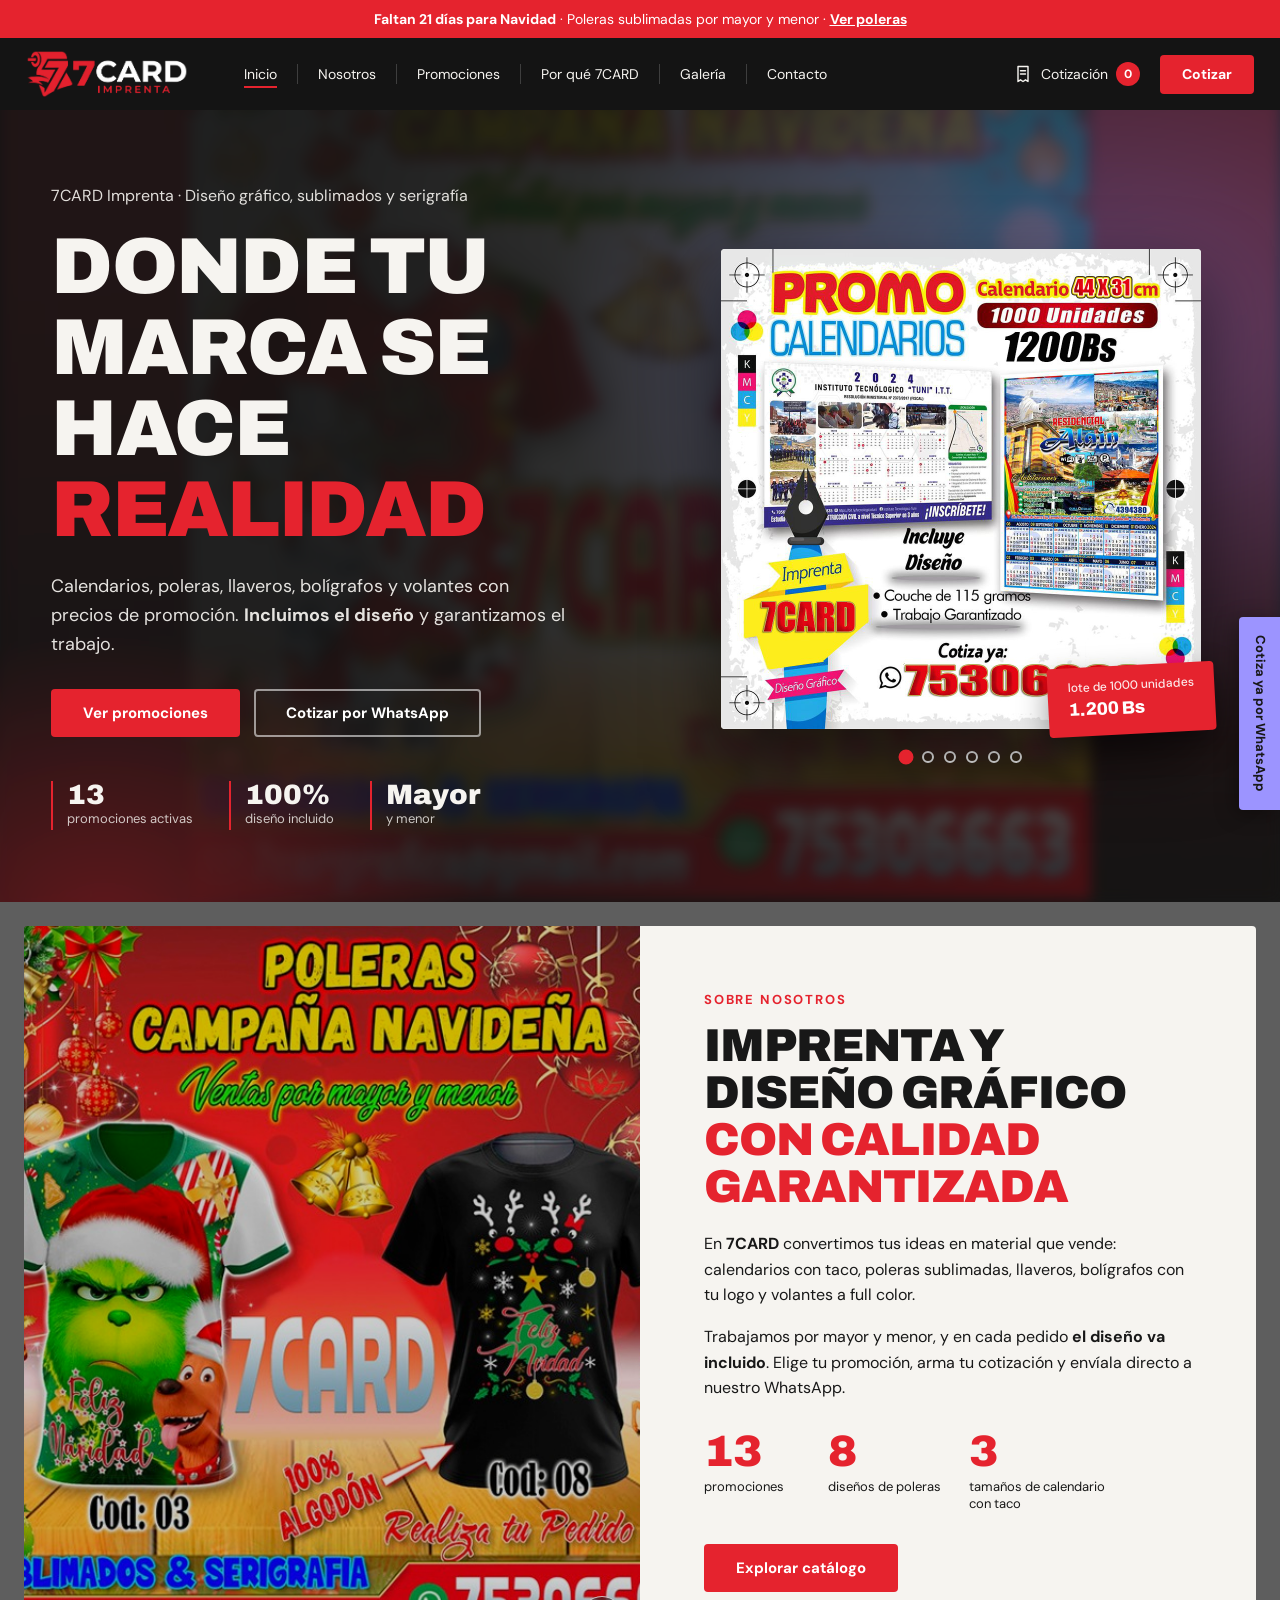
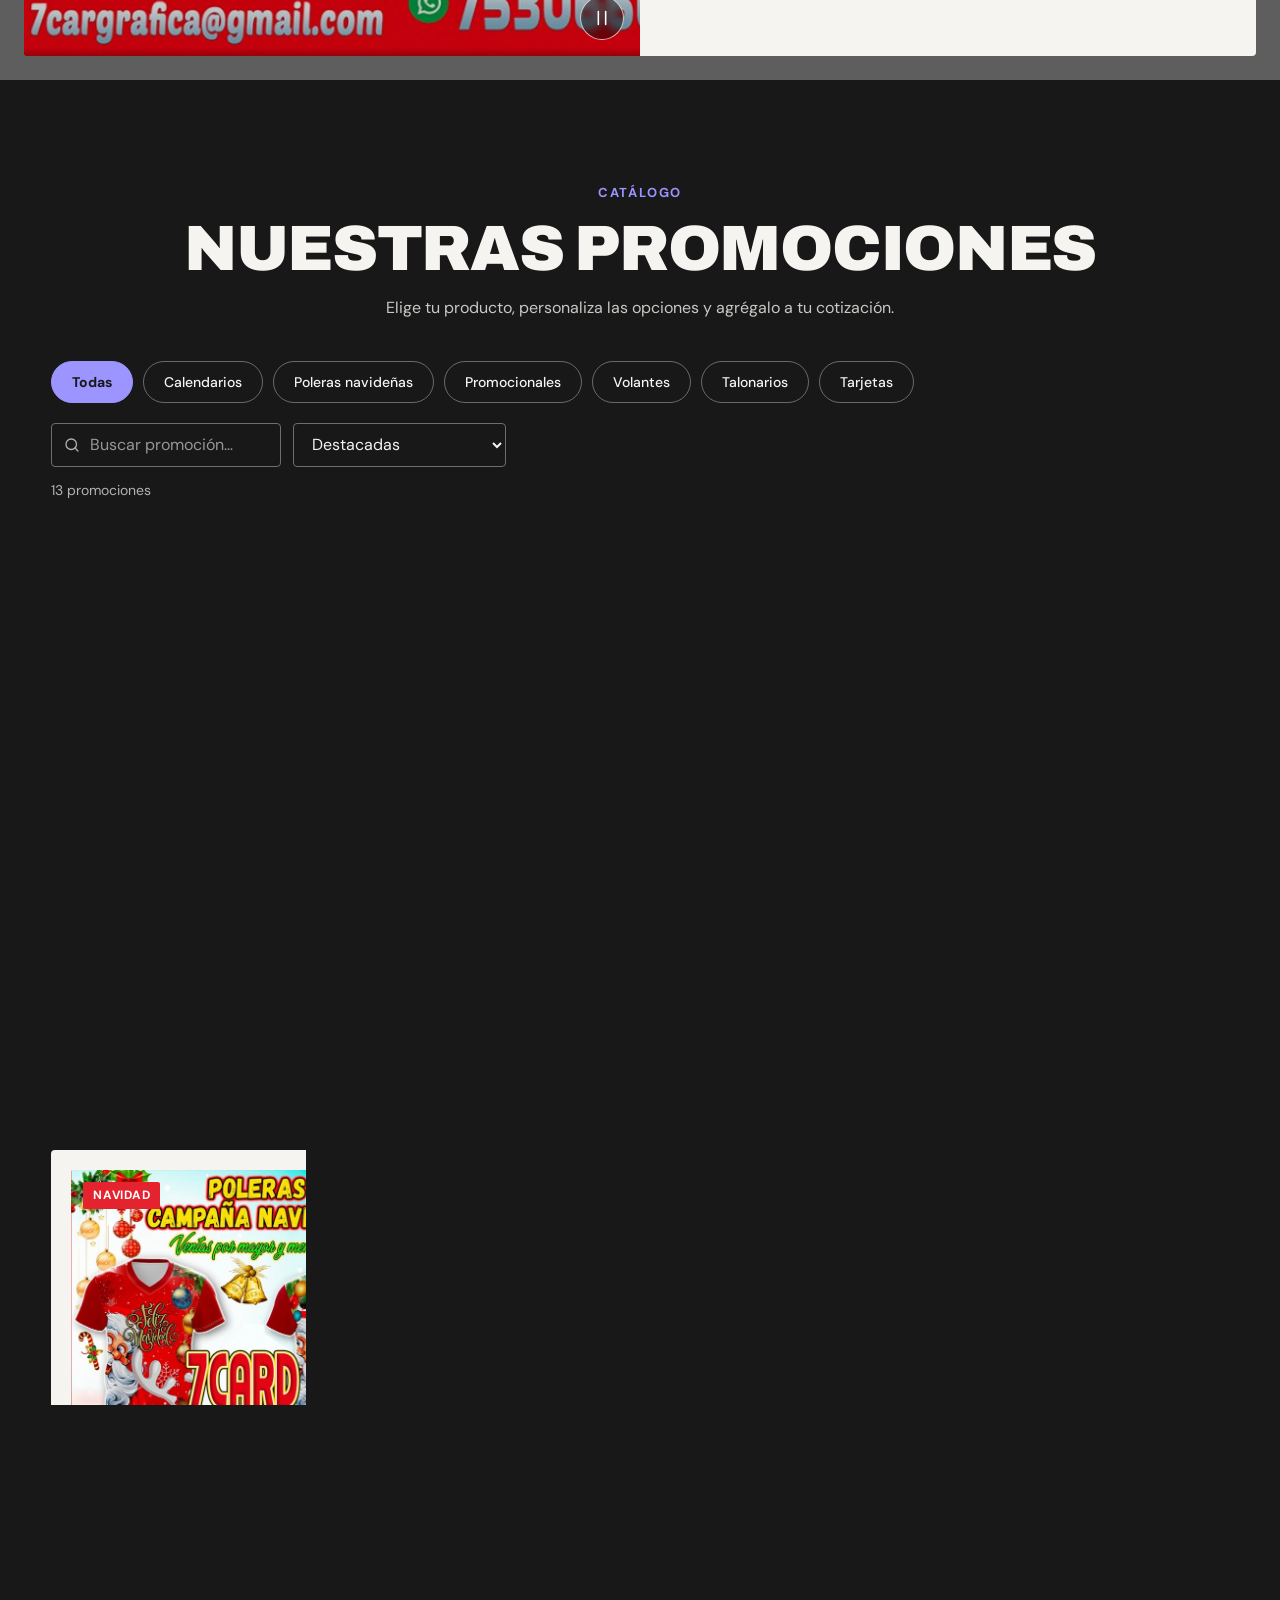
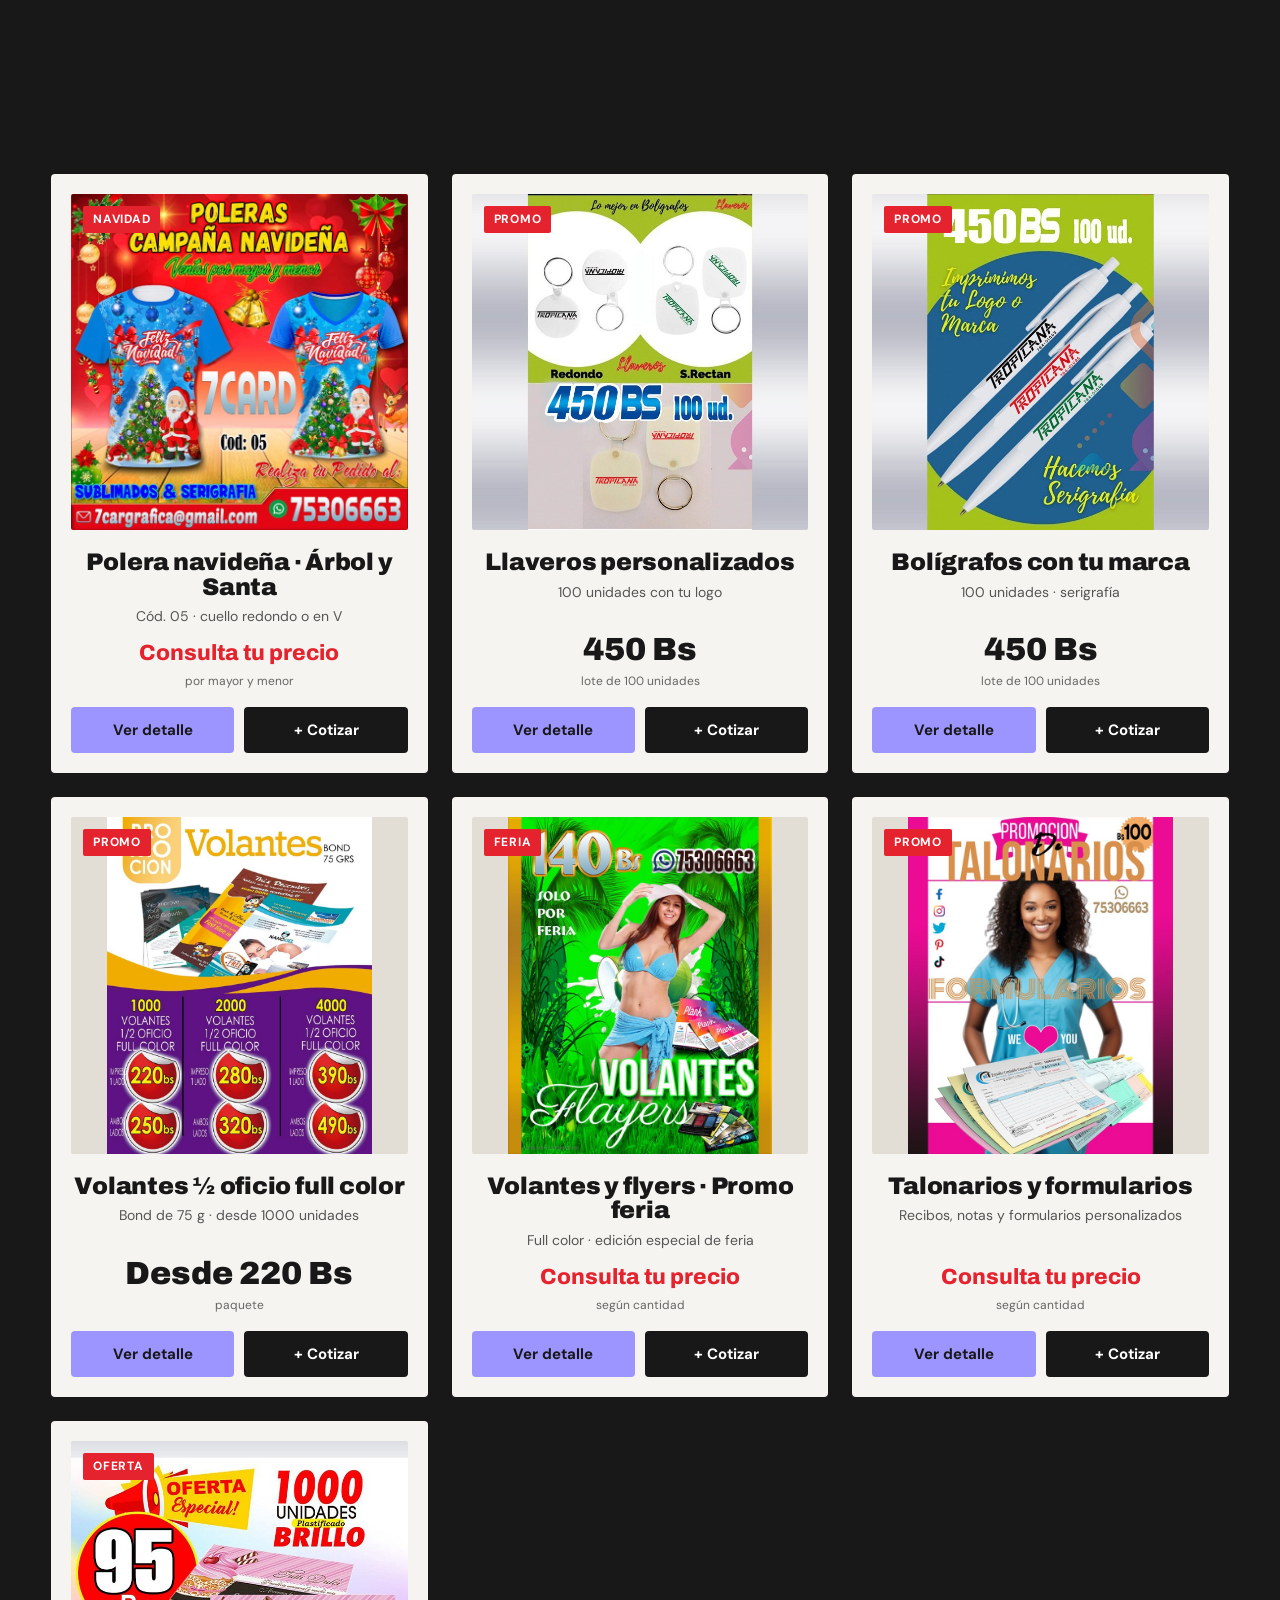
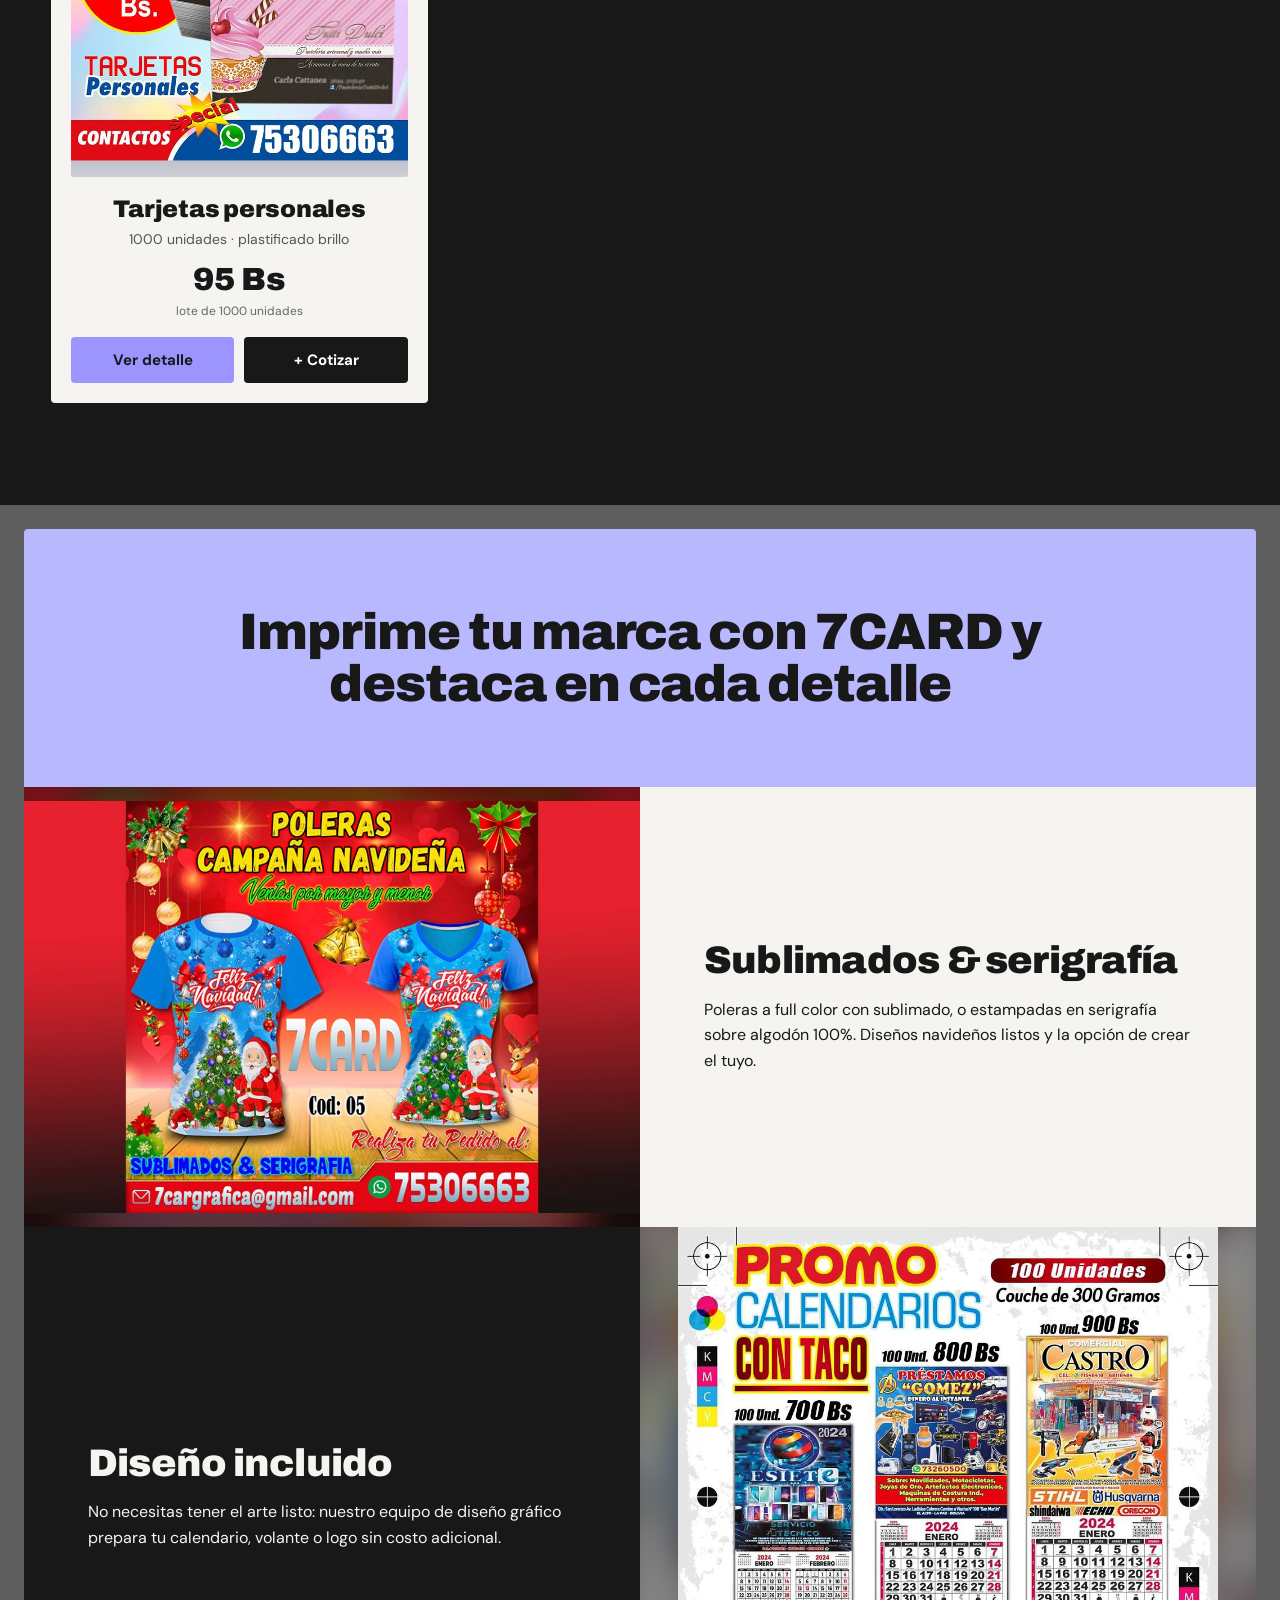
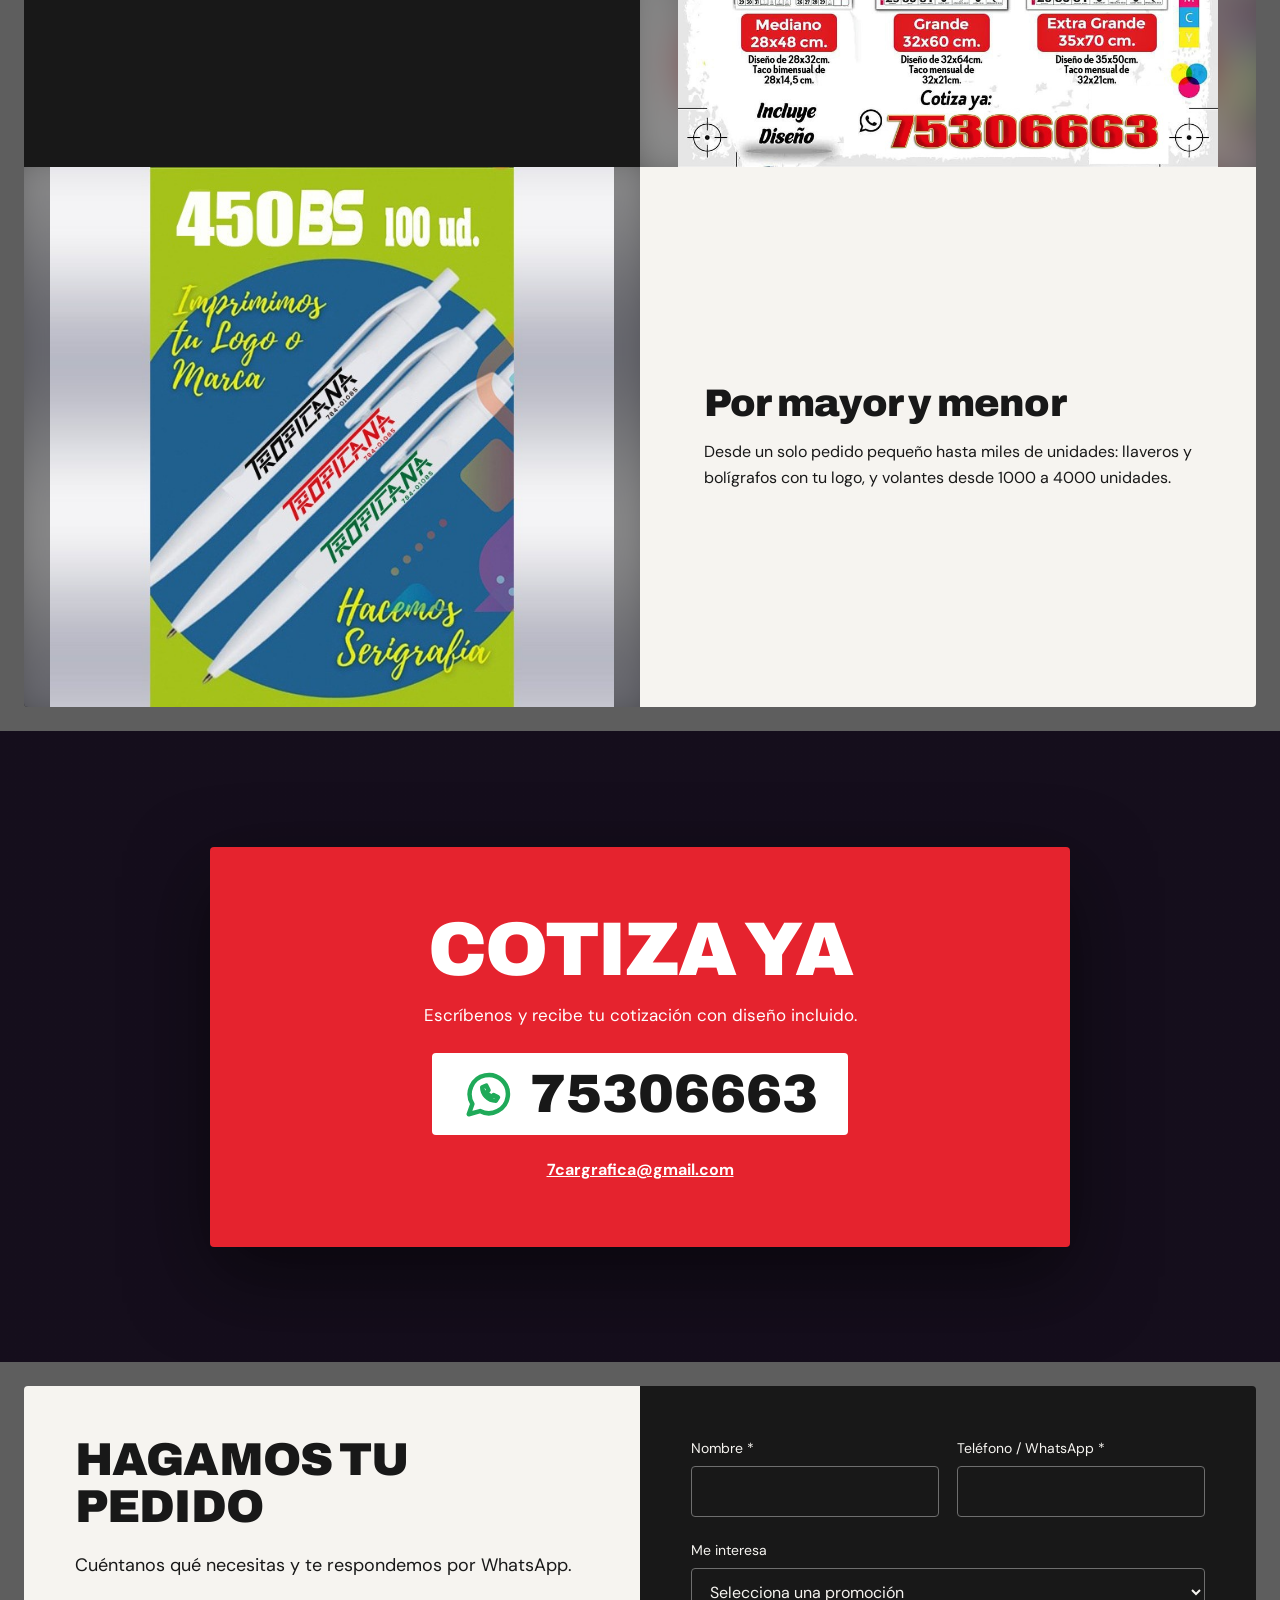
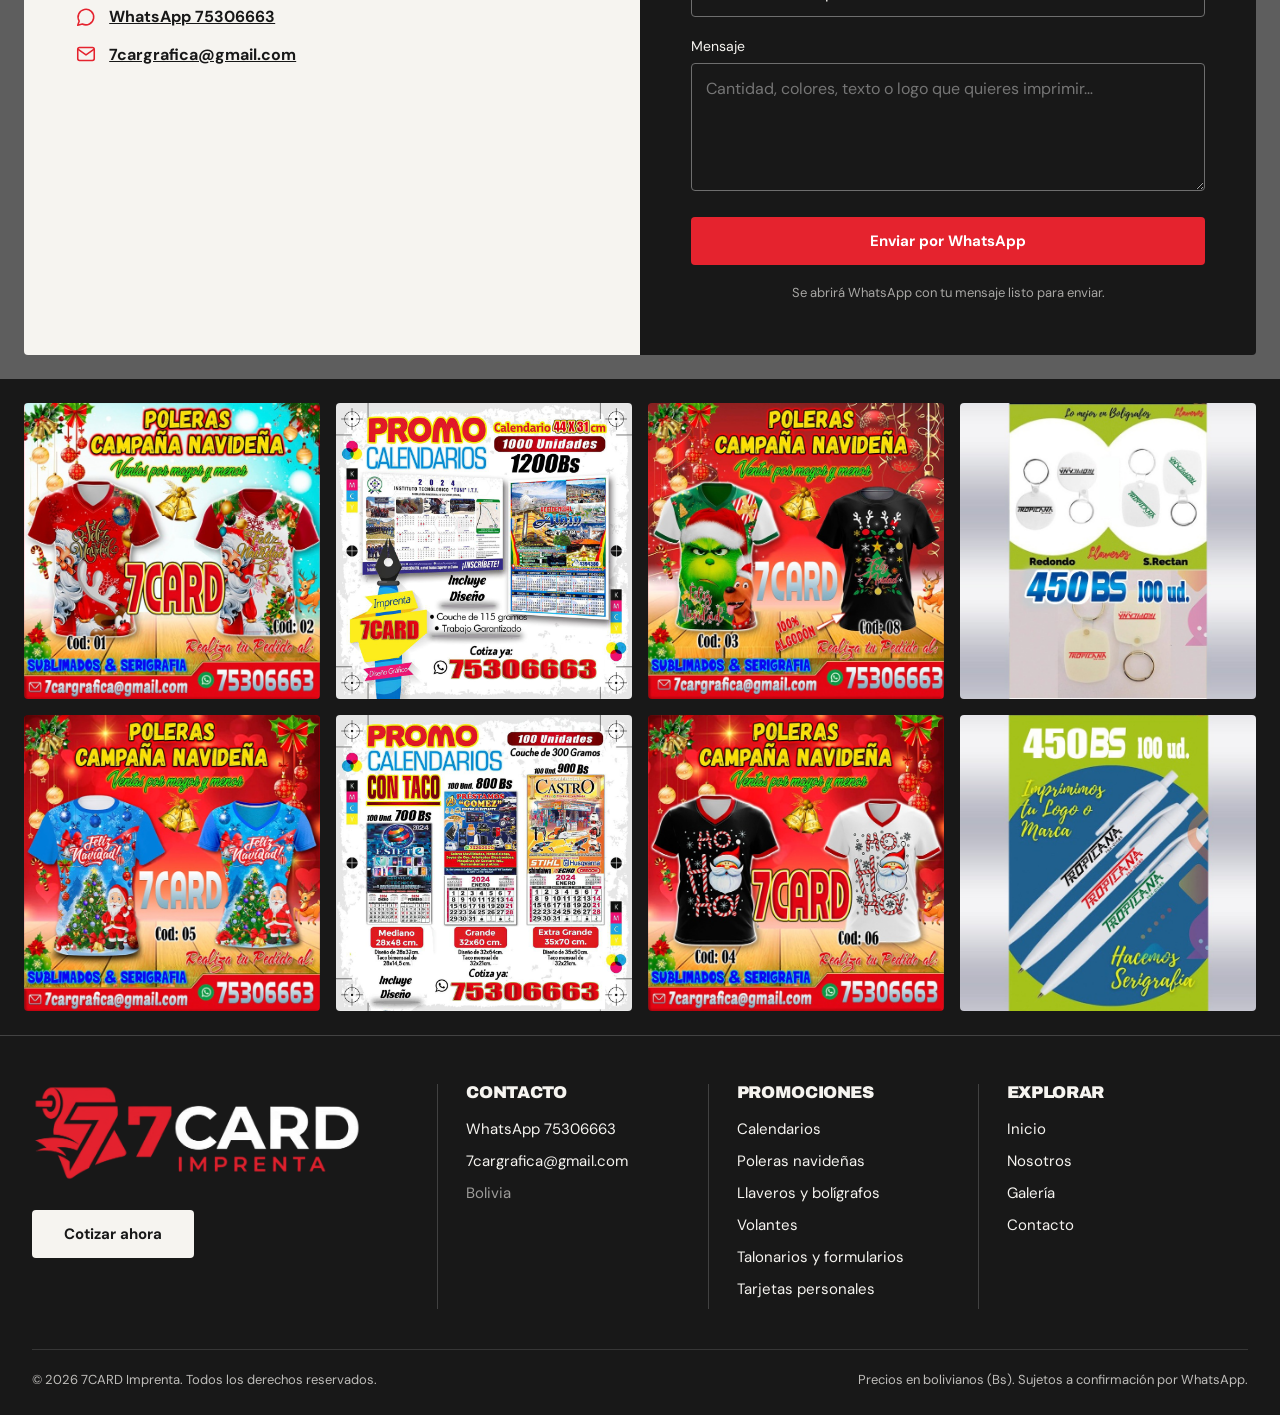
<file: ANTIGRAVITY 7CARD/index.html>
<!DOCTYPE html>
<html lang="es">
<head>
<meta charset="UTF-8">
<meta name="viewport" content="width=device-width, initial-scale=1">
<title>7CARD Imprenta | Catálogo de promociones: calendarios, poleras, volantes y más</title>
<meta name="description" content="7CARD Imprenta: promociones en calendarios, poleras navideñas sublimadas, llaveros, bolígrafos y volantes. Incluye diseño. Cotiza por WhatsApp al 75306663.">
<meta name="theme-color" content="#141414">
<link rel="icon" type="image/png" href="img/mark-7card.png">
<link rel="preconnect" href="https://fonts.googleapis.com">
<link rel="preconnect" href="https://fonts.gstatic.com" crossorigin>
<link href="https://fonts.googleapis.com/css2?family=Archivo:wght@500;700;800;900&family=DM+Sans:wght@400;500;700&display=swap" rel="stylesheet">
<link rel="stylesheet" href="css/styles.css">
</head>
<body>
<noscript><style>.reveal,.pcard{opacity:1!important;transform:none!important}</style><div style="background:#E5232E;color:#fff;padding:14px 16px;text-align:center;font-family:Arial,sans-serif;font-size:14px"><strong>Para ver el catálogo interactivo, abre este archivo en Chrome o Safari</strong> (el visor básico no ejecuta JavaScript).</div></noscript>

<a class="skip" href="#promociones">Saltar al catálogo</a>

<!-- Cinta dinámica: cuenta regresiva a Navidad -->
<div class="topbar" id="topbar">
  <p><strong id="xmasText">Campaña navideña</strong> · Poleras sublimadas por mayor y menor · <a href="#promociones" data-filter-link="poleras">Ver poleras</a></p>
</div>

<!-- HEADER -->
<header class="header" id="header">
  <div class="header__in">
    <a href="#inicio" class="brand" aria-label="7CARD Imprenta, inicio">
      <img src="img/logo-7card-light.png" alt="7CARD Imprenta" width="190" height="56">
    </a>

    <nav class="nav" id="nav" aria-label="Principal">
      <a href="#inicio" class="is-active">Inicio</a>
      <a href="#nosotros">Nosotros</a>
      <a href="#promociones">Promociones</a>
      <a href="#porque">Por qué 7CARD</a>
      <a href="#galeria">Galería</a>
      <a href="#contacto">Contacto</a>
    </nav>

    <div class="header__actions">
      <button class="cartbtn" id="cartOpen" type="button" aria-label="Abrir mi cotización">
        <svg viewBox="0 0 24 24" aria-hidden="true"><path d="M6 3h12v18l-3-2-3 2-3-2-3 2z"/><path d="M9 8h6M9 12h6"/></svg>
        <span>Cotización</span>
        <b class="badge" id="cartCount">0</b>
      </button>
      <a class="btn btn--red btn--sm hide-sm" href="#contacto">Cotizar</a>
      <button class="burger" id="burger" type="button" aria-label="Abrir menú" aria-expanded="false" aria-controls="nav"><i></i><i></i><i></i></button>
    </div>
  </div>
</header>

<main>

<!-- HERO -->
<section class="hero" id="inicio">
  <div class="hero__bg" aria-hidden="true"></div>
  <div class="hero__in">
    <div class="hero__copy reveal">
      <p class="eyebrow">7CARD Imprenta · Diseño gráfico, sublimados y serigrafía</p>
      <h1>Donde tu marca se hace <span>realidad</span></h1>
      <p class="lead">Calendarios, poleras, llaveros, bolígrafos y volantes con precios de promoción. <strong>Incluimos el diseño</strong> y garantizamos el trabajo.</p>
      <div class="hero__cta">
        <a class="btn btn--red" href="#promociones">Ver promociones</a>
        <a class="btn btn--ghost" id="heroWa" href="#" target="_blank" rel="noopener">Cotizar por WhatsApp</a>
      </div>
      <ul class="hero__facts">
        <li><b id="factProducts">13</b><span>promociones activas</span></li>
        <li><b>100%</b><span>diseño incluido</span></li>
        <li><b>Mayor</b><span>y menor</span></li>
      </ul>
    </div>

    <div class="hero__visual reveal" aria-label="Promociones destacadas">
      <div class="deck" id="deck"></div>
      <div class="deck__price" id="deckPrice" aria-live="polite"></div>
      <div class="deck__dots" id="deckDots" role="tablist" aria-label="Cambiar promoción"></div>
    </div>
  </div>
</section>

<!-- NOSOTROS -->
<section class="frame" id="nosotros">
  <div class="split card">
    <div class="split__media showcase" id="showcase">
      <div class="showcase__slides" id="showcaseSlides"></div>
      <button class="pause" id="showcasePause" type="button" aria-label="Pausar animación">
        <svg viewBox="0 0 24 24" aria-hidden="true"><path class="ic-pause" d="M8 5v14M16 5v14"/><path class="ic-play" d="M8 5l11 7-11 7z"/></svg>
      </button>
    </div>
    <div class="split__text cream">
      <p class="kicker">Sobre nosotros</p>
      <h2>Imprenta y diseño gráfico <em>con calidad garantizada</em></h2>
      <p>En <strong>7CARD</strong> convertimos tus ideas en material que vende: calendarios con taco, poleras sublimadas, llaveros, bolígrafos con tu logo y volantes a full color.</p>
      <p>Trabajamos por mayor y menor, y en cada pedido <strong>el diseño va incluido</strong>. Elige tu promoción, arma tu cotización y envíala directo a nuestro WhatsApp.</p>
      <div class="stats">
        <div><b data-count="13" id="statProducts">13</b><span>promociones</span></div>
        <div><b data-count="8">8</b><span>diseños de poleras</span></div>
        <div><b data-count="3">3</b><span>tamaños de calendario con taco</span></div>
      </div>
      <a class="btn btn--red" href="#promociones">Explorar catálogo</a>
    </div>
  </div>
</section>

<!-- CATÁLOGO -->
<section class="catalog" id="promociones">
  <div class="wrap">
    <header class="sec-head reveal">
      <p class="kicker kicker--light">Catálogo</p>
      <h2>Nuestras promociones</h2>
      <p class="sec-sub">Elige tu producto, personaliza las opciones y agrégalo a tu cotización.</p>
    </header>

    <div class="toolbar reveal">
      <div class="chips" id="chips" role="tablist" aria-label="Categorías"></div>
      <div class="tools">
        <label class="search">
          <svg viewBox="0 0 24 24" aria-hidden="true"><circle cx="11" cy="11" r="7"/><path d="M20 20l-4-4"/></svg>
          <input id="search" type="search" placeholder="Buscar promoción…" aria-label="Buscar promoción" autocomplete="off">
        </label>
        <label class="select">
          <span class="sr">Ordenar</span>
          <select id="sort" aria-label="Ordenar promociones">
            <option value="rel">Destacadas</option>
            <option value="asc">Precio: menor a mayor</option>
            <option value="desc">Precio: mayor a menor</option>
            <option value="az">Nombre A–Z</option>
          </select>
        </label>
      </div>
    </div>

    <p class="results" id="results" aria-live="polite"></p>
    <div class="grid" id="grid"></div>
    <div class="empty" id="empty" hidden>
      <p>No encontramos promociones con esa búsqueda.</p>
      <button class="btn btn--lav" id="clearFilters" type="button">Ver todas</button>
    </div>
  </div>
</section>

<!-- POR QUÉ 7CARD -->
<section class="frame" id="porque">
  <div class="board">
    <div class="board__head lav">
      <h2>Imprime tu marca con 7CARD y destaca en cada detalle</h2>
    </div>

    <div class="board__row reveal">
      <div class="board__media" style="--bg:url('../img/poleras-05.jpg')"><img src="img/poleras-05.jpg" alt="Poleras navideñas sublimadas con árbol y Papá Noel" loading="lazy"></div>
      <div class="board__text cream">
        <h3>Sublimados &amp; serigrafía</h3>
        <p>Poleras a full color con sublimado, o estampadas en serigrafía sobre algodón 100%. Diseños navideños listos y la opción de crear el tuyo.</p>
      </div>
    </div>

    <div class="board__row board__row--rev reveal">
      <div class="board__media" style="--bg:url('../img/calendario-con-taco.jpg')"><img src="img/calendario-con-taco.jpg" alt="Calendarios con taco en tres tamaños" loading="lazy"></div>
      <div class="board__text dark">
        <h3>Diseño incluido</h3>
        <p>No necesitas tener el arte listo: nuestro equipo de diseño gráfico prepara tu calendario, volante o logo sin costo adicional.</p>
      </div>
    </div>

    <div class="board__row reveal">
      <div class="board__media" style="--bg:url('../img/boligrafos.jpg')"><img src="img/boligrafos.jpg" alt="Bolígrafos personalizados con logo" loading="lazy"></div>
      <div class="board__text cream">
        <h3>Por mayor y menor</h3>
        <p>Desde un solo pedido pequeño hasta miles de unidades: llaveros y bolígrafos con tu logo, y volantes desde 1000 a 4000 unidades.</p>
      </div>
    </div>
  </div>
</section>

<!-- BANNER COTIZA YA -->
<section class="cta" id="cotiza-ya">
  <div class="cta__bg" aria-hidden="true"></div>
  <div class="cta__box reveal">
    <h2>Cotiza ya</h2>
    <p>Escríbenos y recibe tu cotización con diseño incluido.</p>
    <a class="cta__phone" id="ctaWa" href="#" target="_blank" rel="noopener">
      <svg viewBox="0 0 24 24" aria-hidden="true"><path d="M3 21l1.6-4.6A8.5 8.5 0 1 1 8 19.6z"/><path d="M9 9c0 3 2.5 6 6 6l1-1.5-2-1-.8.8c-1-.4-1.8-1.2-2.2-2.2l.8-.8-1-2z"/></svg>
      <span>75306663</span>
    </a>
    <a class="cta__mail" href="mailto:7cargrafica@gmail.com">7cargrafica@gmail.com</a>
  </div>
</section>

<!-- CONTACTO -->
<section class="frame" id="contacto">
  <div class="split split--contact card">
    <div class="split__text cream">
      <h2>Hagamos tu pedido</h2>
      <p class="sub">Cuéntanos qué necesitas y te respondemos por WhatsApp.</p>
      <ul class="contact-list">
        <li><svg viewBox="0 0 24 24" aria-hidden="true"><path d="M3 21l1.6-4.6A8.5 8.5 0 1 1 8 19.6z"/></svg><a id="contactWa" href="#" target="_blank" rel="noopener">WhatsApp 75306663</a></li>
        <li><svg viewBox="0 0 24 24" aria-hidden="true"><rect x="3" y="5" width="18" height="14" rx="2"/><path d="M3.5 7l8.5 6 8.5-6"/></svg><a href="mailto:7cargrafica@gmail.com">7cargrafica@gmail.com</a></li>
      </ul>
      <div class="mini-cart" id="miniCart"></div>
    </div>

    <form class="split__text dark form" id="contactForm" novalidate>
      <div class="row2">
        <div class="field"><label for="fName">Nombre *</label><input id="fName" name="name" type="text" autocomplete="name" required><small class="err" id="eName"></small></div>
        <div class="field"><label for="fPhone">Teléfono / WhatsApp *</label><input id="fPhone" name="phone" type="tel" autocomplete="tel" inputmode="tel" required><small class="err" id="ePhone"></small></div>
      </div>
      <div class="field">
        <label for="fProduct">Me interesa</label>
        <select id="fProduct" name="product"></select>
      </div>
      <div class="field">
        <label for="fMsg">Mensaje</label>
        <textarea id="fMsg" name="message" rows="4" placeholder="Cantidad, colores, texto o logo que quieres imprimir…"></textarea>
      </div>
      <button class="btn btn--red btn--block" type="submit">Enviar por WhatsApp</button>
      <p class="form__note">Se abrirá WhatsApp con tu mensaje listo para enviar.</p>
    </form>
  </div>
</section>

<!-- GALERÍA -->
<section class="gallery" id="galeria" aria-label="Galería de trabajos">
  <div class="gallery__grid" id="galleryGrid"></div>
</section>

</main>

<!-- FOOTER -->
<footer class="footer">
  <div class="footer__top">
    <div class="footer__brand">
      <img src="img/logo-7card-light.png" alt="7CARD Imprenta" width="330" height="97">
      <a class="btn btn--cream" href="#contacto">Cotizar ahora</a>
    </div>
    <div class="footer__col">
      <h4>Contacto</h4>
      <p><a id="footWa" href="#" target="_blank" rel="noopener">WhatsApp 75306663</a></p>
      <p><a href="mailto:7cargrafica@gmail.com">7cargrafica@gmail.com</a></p>
      <p class="muted">Bolivia</p>
    </div>
    <div class="footer__col">
      <h4>Promociones</h4>
      <p><a href="#promociones" data-filter-link="calendarios">Calendarios</a></p>
      <p><a href="#promociones" data-filter-link="poleras">Poleras navideñas</a></p>
      <p><a href="#promociones" data-filter-link="promocionales">Llaveros y bolígrafos</a></p>
      <p><a href="#promociones" data-filter-link="volantes">Volantes</a></p>
      <p><a href="#promociones" data-filter-link="talonarios">Talonarios y formularios</a></p>
      <p><a href="#promociones" data-filter-link="tarjetas">Tarjetas personales</a></p>
    </div>
    <div class="footer__col">
      <h4>Explorar</h4>
      <p><a href="#inicio">Inicio</a></p>
      <p><a href="#nosotros">Nosotros</a></p>
      <p><a href="#galeria">Galería</a></p>
      <p><a href="#contacto">Contacto</a></p>
    </div>
  </div>
  <div class="footer__bar">
    <span>© <span id="year">2026</span> 7CARD Imprenta. Todos los derechos reservados.</span>
    <span>Precios en bolivianos (Bs). Sujetos a confirmación por WhatsApp.</span>
  </div>
</footer>

<!-- Pestaña flotante -->
<a class="sidetab" id="sideTab" href="#" target="_blank" rel="noopener">Cotiza ya por WhatsApp</a>

<!-- DRAWER COTIZACIÓN -->
<div class="overlay" id="overlay" hidden></div>
<aside class="drawer" id="drawer" aria-label="Mi cotización" aria-hidden="true" tabindex="-1">
  <div class="drawer__head">
    <h3>Mi cotización</h3>
    <button class="icon-btn" id="cartClose" type="button" aria-label="Cerrar cotización">✕</button>
  </div>
  <div class="drawer__body" id="cartBody"></div>
  <div class="drawer__foot" id="cartFoot"></div>
</aside>

<!-- MODAL PRODUCTO -->
<dialog class="modal" id="modal" aria-labelledby="mTitle">
  <button class="icon-btn modal__x" id="modalClose" type="button" aria-label="Cerrar">✕</button>
  <div class="modal__in" id="modalBody"></div>
</dialog>

<!-- LIGHTBOX -->
<dialog class="lightbox" id="lightbox" aria-label="Imagen ampliada">
  <button class="icon-btn lightbox__x" id="lbClose" type="button" aria-label="Cerrar">✕</button>
  <button class="lightbox__nav lightbox__nav--prev" id="lbPrev" type="button" aria-label="Anterior">‹</button>
  <figure>
    <img id="lbImg" alt="">
    <figcaption id="lbCap"></figcaption>
  </figure>
  <button class="lightbox__nav lightbox__nav--next" id="lbNext" type="button" aria-label="Siguiente">›</button>
</dialog>

<div class="toast" id="toast" role="status" aria-live="polite"></div>

<script src="js/data.js"></script>
<script src="js/app.js"></script>
</body>
</html>
</file>
<file: ANTIGRAVITY 7CARD/css/styles.css>
/* ============================================================
   7CARD Imprenta — estilos
   Base visual: plantilla "Estudio de Fitness (Audaz)" de Wix
   (bloques carbón + crema, tipografía ultra-bold en mayúsculas,
   tarjetas planas con radio 4px, marcos grises) adaptada a la
   marca 7CARD: rojo #E5232E + lavanda como acento secundario.
   ============================================================ */
:root{
  --ink:#181818; --ink-2:#141414; --cream:#F6F4F0; --gray:#5E5E5E;
  --red:#E5232E; --red-d:#C71B26;
  --lav:#9C94FF; --lav-soft:#B8B8FF;
  --line:rgba(255,255,255,.18);
  --r:4px;
  --f-head:'Archivo','Arial Black',Arial,sans-serif;
  --f-body:'DM Sans','Helvetica Neue',Arial,sans-serif;
  --hdr:72px;
}
*,*::before,*::after{box-sizing:border-box}
html{scroll-behavior:smooth;scroll-padding-top:calc(var(--hdr) + 12px)}
body{margin:0;background:var(--ink);color:var(--cream);font:400 16px/1.6 var(--f-body);-webkit-font-smoothing:antialiased;overflow-x:clip}
img{max-width:100%;display:block}
a{color:inherit}
button,input,select,textarea{font:inherit;color:inherit}
h1,h2,h3,h4{font-family:var(--f-head);font-weight:900;line-height:1.02;letter-spacing:-.02em;margin:0}
.sr{position:absolute;width:1px;height:1px;overflow:hidden;clip:rect(0 0 0 0);white-space:nowrap}
.skip{position:absolute;left:-999px;top:8px;background:var(--red);color:#fff;padding:8px 14px;z-index:999;border-radius:var(--r)}
.skip:focus{left:8px}
:focus-visible{outline:3px solid var(--lav);outline-offset:3px}
svg{width:22px;height:22px;fill:none;stroke:currentColor;stroke-width:1.7;stroke-linecap:round;stroke-linejoin:round}
.wrap{width:min(1240px,92%);margin-inline:auto}
.muted{opacity:.6}

/* ---------- Botones ---------- */
.btn{display:inline-flex;align-items:center;justify-content:center;gap:8px;border:2px solid transparent;border-radius:var(--r);padding:13px 30px;font-weight:700;font-size:15px;text-decoration:none;cursor:pointer;transition:background .2s,color .2s,transform .2s,border-color .2s;line-height:1.2}
.btn:active{transform:translateY(1px)}
.btn--red{background:var(--red);color:#fff}
.btn--red:hover{background:var(--lav);color:var(--ink)}
.btn--lav{background:var(--lav);color:var(--ink)}
.btn--lav:hover{background:var(--red);color:#fff}
.btn--cream{background:var(--cream);color:var(--ink)}
.btn--cream:hover{text-decoration:underline}
.btn--ghost{border-color:rgba(255,255,255,.55);color:#fff;background:transparent}
.btn--ghost:hover{background:#fff;color:var(--ink)}
.btn--sm{padding:9px 20px;font-size:14px}
.btn--block{width:100%}

/* ---------- Cinta superior ---------- */
.topbar{background:var(--red);color:#fff;text-align:center;font-size:14px;padding:8px 16px}
.topbar p{margin:0}
.topbar a{font-weight:700}

/* ---------- Header ---------- */
.header{position:sticky;top:0;z-index:50;background:var(--ink-2);height:var(--hdr);transition:box-shadow .3s}
.header.is-scrolled{box-shadow:0 8px 30px rgba(0,0,0,.45)}
.header__in{height:100%;width:min(1400px,96%);margin-inline:auto;display:flex;align-items:center;gap:28px}
.brand img{height:48px;width:auto}
.nav{display:flex;margin-left:8px}
.nav a{padding:0 20px;font-size:14px;text-decoration:none;position:relative;line-height:20px;border-left:1px solid var(--line)}
.nav a:first-child{border-left:0}
.nav a::after{content:"";position:absolute;left:20px;right:20px;bottom:-4px;height:2px;background:var(--red);transform:scaleX(0);transform-origin:left;transition:transform .25s}
.nav a:hover::after,.nav a.is-active::after{transform:scaleX(1)}
.header__actions{margin-left:auto;display:flex;align-items:center;gap:16px}
.cartbtn{display:flex;align-items:center;gap:8px;background:none;border:0;cursor:pointer;font-size:14px;padding:6px 4px}
.cartbtn svg{width:20px;height:20px}
.cartbtn:hover span{text-decoration:underline}
.badge{min-width:24px;height:24px;border-radius:50%;background:var(--red);color:#fff;font-size:12px;display:grid;place-items:center;font-weight:700;transition:transform .25s}
.badge.bump{transform:scale(1.5)}
.burger{display:none;background:none;border:0;width:42px;height:42px;cursor:pointer;flex-direction:column;justify-content:center;align-items:center;gap:6px;padding:0}
.burger i{display:block;width:24px;height:2px;background:#fff;transition:transform .25s,opacity .25s}
.burger[aria-expanded=true] i:nth-child(1){transform:translateY(8px) rotate(45deg)}
.burger[aria-expanded=true] i:nth-child(2){opacity:0}
.burger[aria-expanded=true] i:nth-child(3){transform:translateY(-8px) rotate(-45deg)}

/* ---------- Hero ---------- */
.hero{position:relative;min-height:min(calc(100vh - var(--hdr) - 36px),880px);display:flex;align-items:center;overflow:hidden;isolation:isolate}
.hero__bg{position:absolute;inset:-30px;z-index:-1;background:linear-gradient(100deg,rgba(20,20,20,.95) 25%,rgba(20,20,20,.72)),url('../img/poleras-01-02.jpg') center/cover fixed;filter:blur(7px) saturate(1.1)}
.hero__bg::after{content:"";position:absolute;inset:0;background:radial-gradient(60% 70% at 85% 30%,rgba(156,148,255,.35),transparent 70%),radial-gradient(40% 50% at 10% 100%,rgba(229,35,46,.35),transparent 70%)}
.hero__in{width:min(1300px,92%);margin-inline:auto;display:grid;grid-template-columns:1.05fr .95fr;gap:48px;align-items:center;padding:56px 0}
.eyebrow{font-size:16px;margin:0 0 18px;opacity:.9}
.hero h1{font-size:clamp(42px,6.2vw,84px);text-transform:uppercase}
.hero h1 span{color:var(--red);-webkit-text-stroke:0}
.lead{font-size:18px;max-width:520px;margin:22px 0 30px;opacity:.92}
.hero__cta{display:flex;gap:14px;flex-wrap:wrap}
.hero__facts{list-style:none;display:flex;flex-wrap:wrap;gap:36px;padding:0;margin:44px 0 0}
.hero__facts li{display:flex;flex-direction:column;border-left:2px solid var(--red);padding-left:14px}
.hero__facts b{font:900 28px/1 var(--f-head)}
.hero__facts span{font-size:13px;opacity:.8}

.hero__copy,.hero__visual,.split__text,.board__text{min-width:0}
.hero__visual{position:relative;justify-self:center;width:min(480px,100%)}
.deck{position:relative;aspect-ratio:1/1;perspective:1200px}
.deck__card{position:absolute;inset:0;border-radius:var(--r);overflow:hidden;background:var(--cream);box-shadow:0 30px 70px rgba(0,0,0,.55);border:0;padding:0;cursor:pointer;opacity:0;transform:translateX(60px) rotate(6deg) scale(.92);transition:opacity .6s,transform .7s cubic-bezier(.2,.8,.2,1);pointer-events:none}
.deck__card img{width:100%;height:100%;object-fit:cover}
.deck__card.is-active{opacity:1;transform:none;pointer-events:auto;z-index:2}
.deck__card.is-prev{opacity:.5;transform:translateX(-46px) rotate(-5deg) scale(.92);z-index:1}
.deck__price{position:absolute;right:-14px;bottom:30px;z-index:3;background:var(--red);color:#fff;padding:12px 20px;border-radius:var(--r);font-family:var(--f-head);font-weight:800;font-size:18px;box-shadow:0 12px 30px rgba(0,0,0,.4);transform:rotate(-3deg);max-width:70%}
.deck__price small{display:block;font:500 12px var(--f-body);opacity:.9}
.deck__dots{display:flex;justify-content:center;gap:10px;margin-top:22px}
.deck__dots button{width:12px;height:12px;border-radius:50%;border:2px solid #fff;background:transparent;padding:0;cursor:pointer;transition:background .2s,transform .2s}
.deck__dots button[aria-selected=true]{background:var(--red);border-color:var(--red);transform:scale(1.25)}

/* ---------- Marco gris + tarjeta dividida ---------- */
.frame{background:var(--gray);padding:24px}
.card{border-radius:var(--r);overflow:hidden}
.split{display:grid;grid-template-columns:1fr 1fr;width:min(1500px,100%);margin-inline:auto}
.cream{background:var(--cream);color:var(--ink)}
.dark{background:var(--ink);color:var(--cream)}
.lav{background:var(--lav-soft);color:var(--ink)}
.split__text{padding:clamp(32px,5vw,72px)}
.split__text h2{font-size:clamp(30px,3.6vw,52px);text-transform:uppercase;margin-bottom:20px}
.split__text h2 em{font-style:normal;color:var(--red)}
.split__text p{max-width:560px}
.kicker{font-weight:700;text-transform:uppercase;letter-spacing:.14em;font-size:13px;color:var(--red);margin:0 0 12px}
.kicker--light{color:var(--lav)}
.stats{display:flex;gap:28px;flex-wrap:wrap;margin:28px 0 32px}
.stats div{display:flex;flex-direction:column;min-width:96px;max-width:150px}
.stats b{font:900 44px/1 var(--f-head);color:var(--red)}
.stats span{font-size:13px;line-height:1.3;margin-top:6px}

.showcase{position:relative;min-height:460px;background:#0e0e0e}
.showcase__slides,.showcase__slides img{position:absolute;inset:0;width:100%;height:100%}
.showcase__slides img{object-fit:cover;opacity:0;transition:opacity 1.2s;filter:brightness(.8) saturate(1.1)}
.showcase__slides img.is-active{opacity:1;animation:kb 9s ease-in-out infinite alternate}
.showcase.is-paused img.is-active{animation-play-state:paused}
@keyframes kb{from{transform:scale(1)}to{transform:scale(1.12)}}
.pause{position:absolute;right:16px;bottom:16px;width:44px;height:44px;border-radius:50%;border:1px solid rgba(255,255,255,.7);background:rgba(0,0,0,.45);color:#fff;cursor:pointer;display:grid;place-items:center;backdrop-filter:blur(4px)}
.pause .ic-play{display:none;fill:currentColor}
.showcase.is-paused .ic-pause{display:none}
.showcase.is-paused .ic-play{display:block}

/* ---------- Catálogo ---------- */
.catalog{padding:clamp(64px,8vw,110px) 0}
.sec-head{text-align:center;margin-bottom:40px}
.sec-head h2{font-size:clamp(36px,5vw,64px);text-transform:uppercase}
.sec-sub{opacity:.8;margin:14px 0 0}
.toolbar{display:flex;gap:20px;justify-content:space-between;align-items:center;flex-wrap:wrap;margin-bottom:12px}
.chips{display:flex;gap:10px;flex-wrap:wrap}
.chip{border:1.5px solid rgba(255,255,255,.35);background:transparent;border-radius:999px;padding:9px 20px;cursor:pointer;font-size:14px;font-weight:500;transition:.2s}
.chip:hover{border-color:var(--lav)}
.chip[aria-selected=true]{background:var(--lav);color:var(--ink);border-color:var(--lav);font-weight:700}
.tools{display:flex;gap:12px;flex-wrap:wrap}
.search,.select{position:relative;display:block}
.search svg{position:absolute;left:12px;top:50%;transform:translateY(-50%);width:18px;height:18px;opacity:.7}
.search input,.select select{height:44px;background:transparent;border:1px solid #6E6E6E;border-radius:var(--r);padding:0 14px;color:var(--cream)}
.search input{padding-left:38px;width:230px}
.select select option{color:#000}
.search input::placeholder{color:rgba(255,255,255,.55)}
.search input:focus,.select select:focus{border-color:var(--lav);outline:0}
.results{font-size:14px;opacity:.7;margin:10px 0 18px}
.grid{display:grid;grid-template-columns:repeat(3,1fr);gap:24px}
.pcard{background:var(--cream);color:var(--ink);border-radius:var(--r);padding:20px;display:flex;flex-direction:column;opacity:0;transform:translateY(24px);animation:in .6s cubic-bezier(.2,.8,.2,1) forwards;transition:box-shadow .3s,translate .3s}
.pcard:hover{translate:0 -6px;box-shadow:0 22px 50px rgba(0,0,0,.5)}
@keyframes in{to{opacity:1;transform:none}}
.pcard__media{position:relative;aspect-ratio:1/1;border-radius:2px;overflow:hidden;background:#E3DED5;border:0;padding:0;cursor:pointer;display:block;width:100%}
.pcard__media img{width:100%;height:100%;transition:transform .6s}
.pcard:hover .pcard__media img{transform:scale(1.05)}
.pcard__tag{position:absolute;top:12px;left:12px;background:var(--red);color:#fff;font-size:12px;font-weight:700;padding:4px 10px;border-radius:2px;text-transform:uppercase;letter-spacing:.06em}
.pcard__zoom{position:absolute;right:12px;bottom:12px;background:rgba(24,24,24,.8);color:#fff;font-size:12px;padding:5px 10px;border-radius:2px;opacity:0;transition:opacity .25s}
.pcard:hover .pcard__zoom,.pcard__media:focus-visible .pcard__zoom{opacity:1}
.pcard h3{font-size:24px;margin:20px 0 6px;text-align:center;letter-spacing:-.01em}
.pcard__short{text-align:center;font-size:14px;color:#555;margin:0 0 14px}
.pcard__price{text-align:center;margin:auto 0 16px}
.pcard__price b{font:900 32px/1 var(--f-head)}
.pcard__price small{display:block;font-size:12px;color:#666;margin-top:4px}
.pcard__price .consult{font:800 22px var(--f-head);color:var(--red)}
.pcard__actions{display:flex;gap:10px}
.pcard__actions .btn{flex:1;padding:12px 10px}
.pcard__actions .btn--add{background:var(--ink);color:#fff}
.pcard__actions .btn--add:hover{background:var(--red)}
.empty{text-align:center;padding:60px 0}
.empty p{opacity:.8;margin-bottom:18px}

/* ---------- Tablero alterno ---------- */
.board{width:min(1500px,100%);margin-inline:auto;border-radius:var(--r);overflow:hidden}
.board__head{padding:clamp(48px,6vw,88px) 5%;text-align:center}
.board__head h2{font-size:clamp(30px,4vw,54px);max-width:900px;margin-inline:auto;letter-spacing:-.02em}
.board__row{display:grid;grid-template-columns:1fr 1fr;min-height:440px}
.board__row--rev .board__media{order:2}
.board__media{position:relative;overflow:hidden;background:#111;isolation:isolate;display:grid;place-items:center}
.board__media::before{content:"";position:absolute;inset:-30px;background:var(--bg) center/cover;filter:blur(24px) brightness(.55);z-index:-1}
.board__media img{width:100%;height:100%;object-fit:contain;max-height:540px;margin:auto;transition:transform .8s}
.board__row:hover .board__media img{transform:scale(1.04)}
.board__text{display:flex;flex-direction:column;justify-content:center;padding:clamp(32px,5vw,80px)}
.board__text h3{font-size:clamp(28px,3vw,40px);margin-bottom:16px}
.board__text p{max-width:520px;margin:0}

/* ---------- Banner cotiza ---------- */
.cta{position:relative;padding:clamp(70px,9vw,130px) 5%;display:grid;place-items:center;isolation:isolate;overflow:hidden}
.cta__bg{position:absolute;inset:0;z-index:-1;background:linear-gradient(rgba(20,10,30,.7),rgba(20,10,30,.7)),url('../img/poleras-05.jpg') center/cover fixed}
.cta__box{background:var(--red);color:#fff;text-align:center;padding:clamp(40px,5vw,64px);width:min(860px,100%);border-radius:var(--r);box-shadow:0 30px 80px rgba(0,0,0,.5)}
.cta__box h2{font-size:clamp(40px,6vw,76px);text-transform:uppercase}
.cta__box p{margin:14px 0 24px;font-size:17px}
.cta__phone{display:inline-flex;align-items:center;gap:14px;background:#fff;color:var(--ink);text-decoration:none;font:900 clamp(30px,5vw,54px)/1 var(--f-head);padding:14px 30px;border-radius:var(--r);transition:transform .25s,background .25s}
.cta__phone svg{width:1em;height:1em;color:#1faa59;stroke-width:2}
.cta__phone:hover{transform:scale(1.04);background:var(--lav)}
.cta__mail{display:block;margin-top:22px;font-weight:700}

/* ---------- Contacto ---------- */
.split--contact .split__text{padding:clamp(32px,4vw,56px)}
.split--contact h2{font-size:clamp(30px,3.6vw,50px)}
.sub{margin:0 0 24px;font-size:18px}
.contact-list{list-style:none;padding:0;margin:0 0 28px;display:grid;gap:12px}
.contact-list li{display:flex;align-items:center;gap:12px;font-weight:700}
.contact-list svg{color:var(--red)}
.mini-cart{background:#fff;border:1px dashed #bbb;border-radius:var(--r);padding:16px;font-size:14px}
.mini-cart b{display:block;margin-bottom:6px;font-family:var(--f-head);font-size:16px}
.mini-cart ul{margin:0;padding-left:18px}
.mini-cart button{margin-top:10px;background:none;border:0;color:var(--red);font-weight:700;cursor:pointer;padding:0;text-decoration:underline}
.form{display:grid;gap:18px;align-content:center}
.row2{display:grid;grid-template-columns:1fr 1fr;gap:18px}
.field label{display:block;font-size:14px;margin-bottom:6px}
.field input,.field select,.field textarea{width:100%;background:transparent;border:1px solid #6E6E6E;border-radius:var(--r);padding:12px 14px;transition:border-color .2s}
.field select option{color:#000}
.field input:focus,.field select:focus,.field textarea:focus{outline:0;border-color:var(--lav)}
.field.has-err input{border-color:#ff6b6b}
.err{display:block;color:#ff8a8a;font-size:12px;min-height:0;margin-top:4px}
.form__note{font-size:13px;opacity:.65;margin:0;text-align:center}

/* ---------- Galería ---------- */
.gallery{background:var(--ink);padding:24px}
.gallery__grid{display:grid;grid-template-columns:repeat(4,1fr);gap:16px;width:min(1500px,100%);margin-inline:auto}
.gitem{position:relative;aspect-ratio:1/1;border-radius:var(--r);overflow:hidden;border:0;padding:0;cursor:pointer;background:#222}
.gitem img{width:100%;height:100%;object-fit:cover;transition:transform .6s}
.gitem::after{content:attr(data-title);position:absolute;inset:0;display:flex;align-items:flex-end;padding:16px;font:800 17px var(--f-head);color:#fff;text-align:left;background:linear-gradient(transparent 40%,rgba(0,0,0,.6)),rgba(229,35,46,.55);opacity:0;transition:opacity .3s}
.gitem:hover::after,.gitem:focus-visible::after{opacity:1}
.gitem:hover img{transform:scale(1.07)}

/* ---------- Footer ---------- */
.footer{background:var(--ink);padding:48px 32px 24px;border-top:1px solid var(--line)}
.footer__top{display:grid;grid-template-columns:1.5fr 1fr 1fr 1fr;gap:0;width:min(1500px,100%);margin-inline:auto}
.footer__brand{display:flex;flex-direction:column;align-items:flex-start;gap:28px;padding-right:32px}
.footer__brand img{width:min(330px,100%);height:auto}
.footer__col{border-left:1px solid var(--line);padding:0 28px}
.footer__col h4{font-size:17px;text-transform:uppercase;margin-bottom:16px}
.footer__col p{margin:0 0 8px;font-size:15px}
.footer__col a{text-decoration:none}
.footer__col a:hover{text-decoration:underline;color:var(--lav)}
.footer__bar{width:min(1500px,100%);margin:40px auto 0;padding-top:20px;border-top:1px solid var(--line);display:flex;justify-content:space-between;gap:16px;flex-wrap:wrap;font-size:13px;opacity:.75}

/* ---------- Pestaña lateral ---------- */
.sidetab{position:fixed;right:0;bottom:90px;z-index:40;background:var(--lav);color:var(--ink);writing-mode:vertical-rl;padding:18px 10px;font-size:13px;font-weight:700;text-decoration:none;border-radius:var(--r) 0 0 var(--r);box-shadow:-4px 4px 20px rgba(0,0,0,.35);transition:padding .2s,background .2s}
.sidetab:hover{background:var(--red);color:#fff;padding-right:16px}

/* ---------- Drawer ---------- */
.overlay{position:fixed;inset:0;background:rgba(0,0,0,.6);z-index:80;opacity:0;transition:opacity .3s;backdrop-filter:blur(2px)}
.overlay.is-on{opacity:1}
.drawer{position:fixed;top:0;right:0;height:100%;height:100dvh;width:min(440px,100%);background:var(--cream);color:var(--ink);z-index:90;transform:translateX(100%);transition:transform .35s cubic-bezier(.2,.8,.2,1);display:flex;flex-direction:column;visibility:hidden;overscroll-behavior:contain}
.drawer.is-open{transform:none;visibility:visible}
.drawer__head{display:flex;justify-content:space-between;align-items:center;padding:20px 24px;background:var(--ink);color:#fff}
.drawer__head h3{font-size:22px;text-transform:uppercase}
.icon-btn{background:rgba(0,0,0,.35);color:#fff;border:0;width:38px;height:38px;border-radius:50%;cursor:pointer;font-size:16px;display:grid;place-items:center;transition:background .2s}
.icon-btn:hover{background:var(--red)}
.drawer__body{flex:1;overflow:auto;padding:16px 24px}
.drawer__foot{padding:20px 24px;border-top:1px solid #d8d3ca;background:#fff;display:grid;gap:10px}
.cempty{text-align:center;padding:60px 10px;color:#666}
.cempty svg{width:56px;height:56px;margin:0 auto 12px;opacity:.4}
.citem{display:grid;grid-template-columns:72px 1fr auto;gap:14px;padding:14px 0;border-bottom:1px solid #ddd8cf;align-items:start}
.citem img{width:72px;height:72px;object-fit:cover;border-radius:2px;background:#ddd}
.citem h4{font-size:15px;letter-spacing:0;line-height:1.2}
.citem p{margin:3px 0 8px;font-size:13px;color:#555}
.qty{display:inline-flex;align-items:center;border:1px solid #bbb;border-radius:var(--r);background:#fff}
.qty button{width:30px;height:30px;border:0;background:none;cursor:pointer;font-size:18px;line-height:1}
.qty button:hover{background:var(--lav)}
.qty span{min-width:30px;text-align:center;font-weight:700;font-size:14px}
.citem__side{text-align:right;font-weight:700;font-size:14px;display:flex;flex-direction:column;align-items:flex-end;gap:10px}
.citem__rm{background:none;border:0;color:var(--red);cursor:pointer;font-size:12px;text-decoration:underline;padding:0}
.total{display:flex;justify-content:space-between;font:800 20px var(--f-head);align-items:baseline}
.total small{font:400 12px var(--f-body);color:#666;display:block}
.link-btn{background:none;border:0;color:#666;text-decoration:underline;cursor:pointer;font-size:13px}

/* ---------- Modal producto ---------- */
.modal{border:0;padding:0;background:var(--cream);color:var(--ink);border-radius:var(--r);width:min(1040px,94vw);max-width:94vw;max-height:92vh;max-height:92dvh;overflow:hidden;box-shadow:0 40px 100px rgba(0,0,0,.6)}
.modal::backdrop,.lightbox::backdrop{background:rgba(0,0,0,.75);backdrop-filter:blur(3px)}
.modal[open]{display:flex;flex-direction:column;animation:pop .3s cubic-bezier(.2,.8,.2,1)}
@keyframes pop{from{opacity:0;transform:scale(.95)}}
.modal__x{position:absolute;top:12px;right:12px;z-index:5;background:var(--ink)}
.modal__in{display:grid;grid-template-columns:1fr 1fr;overflow-y:auto;-webkit-overflow-scrolling:touch;flex:1;min-height:0}
.modal__img{background:#E3DED5;display:grid;place-items:center;min-height:360px}
.modal__img img{width:100%;height:100%;max-height:92vh;object-fit:contain}
.modal__info{padding:clamp(24px,3vw,44px)}
.modal__info h3{font-size:clamp(26px,3vw,38px);margin:6px 0 12px;padding-right:30px}
.modal__info>p{margin:0 0 16px;color:#333}
.feat{list-style:none;padding:0;margin:0 0 20px;display:grid;gap:6px;font-size:14px}
.feat li{display:flex;gap:8px;align-items:center}
.feat li::before{content:"";width:16px;height:16px;flex:none;background:var(--red);clip-path:polygon(14% 52%,0 66%,40% 100%,100% 22%,86% 8%,40% 72%)}
.opt{margin-bottom:14px}
.opt label{display:block;font-weight:700;font-size:13px;text-transform:uppercase;letter-spacing:.06em;margin-bottom:6px}
.opt select{width:100%;min-height:46px;height:auto;border:1px solid #aaa;border-radius:var(--r);background:#fff;padding:10px 12px;line-height:1.3;font-size:16px}
.opt select:focus{outline:2px solid var(--lav);border-color:var(--lav)}
.mrow{display:flex;flex-wrap:wrap;gap:18px;align-items:flex-end;justify-content:space-between;margin:18px 0}
.mprice b{font:900 clamp(28px,8vw,40px)/1 var(--f-head);display:block}
.mprice small{color:#666;font-size:12px}
.mprice .consult{font:800 26px var(--f-head);color:var(--red)}
.mact{display:grid;gap:10px}
.mact .btn--wa{background:#1faa59;color:#fff}
.mact .btn--wa:hover{background:#178a47}

/* ---------- Lightbox ---------- */
.lightbox{border:0;background:transparent;padding:0;max-width:96vw;max-height:96vh;overflow:visible;color:#fff}
.lightbox figure{margin:0;text-align:center}
.lightbox img{max-width:min(92vw,1100px);max-height:82vh;border-radius:var(--r);margin:auto}
.lightbox figcaption{margin-top:12px;font-weight:700}
.lightbox__x{position:fixed;top:18px;right:18px}
.lightbox__nav{position:fixed;top:50%;transform:translateY(-50%);width:54px;height:54px;border-radius:50%;border:0;background:rgba(255,255,255,.15);color:#fff;font-size:34px;cursor:pointer;line-height:1;padding-bottom:4px}
.lightbox__nav:hover{background:var(--red)}
.lightbox__nav--prev{left:18px}.lightbox__nav--next{right:18px}

/* ---------- Toast ---------- */
.toast{position:fixed;left:50%;bottom:28px;transform:translate(-50%,30px);background:var(--ink);color:#fff;padding:13px 22px;border-radius:var(--r);border-left:4px solid var(--red);box-shadow:0 12px 40px rgba(0,0,0,.5);opacity:0;pointer-events:none;transition:.3s;z-index:70;font-size:15px;max-width:92vw}
.toast.is-on{opacity:1;transform:translate(-50%,0)}

/* ---------- Reveal ---------- */
.reveal{opacity:0;transform:translateY(34px);transition:opacity .8s,transform .8s cubic-bezier(.2,.8,.2,1)}
.reveal.is-in{opacity:1;transform:none}

/* ---------- Responsive ---------- */
@media (max-width:1100px){
  .grid{grid-template-columns:repeat(2,1fr)}
  .gallery__grid{grid-template-columns:repeat(3,1fr)}
  .footer__top{grid-template-columns:1fr 1fr 1fr}
  .footer__brand{grid-column:1/-1;padding-bottom:28px}
  .footer__col:nth-child(2){border-left:0;padding-left:0}
}
@media (max-width:900px){
  .burger{display:flex}
  .hide-sm{display:none}
  .nav{position:absolute;top:100%;left:0;right:0;background:var(--ink-2);flex-direction:column;padding:12px 6%;border-top:1px solid var(--line);margin:0;z-index:49;opacity:0;visibility:hidden;pointer-events:none;transform:translateY(-10px);transition:opacity .25s,transform .25s,visibility .25s;max-height:calc(100vh - var(--hdr));max-height:calc(100dvh - var(--hdr));overflow-y:auto;box-shadow:0 20px 40px rgba(0,0,0,.55)}
  .nav.is-open{opacity:1;visibility:visible;pointer-events:auto;transform:none}
  .nav a{padding:16px 0;border-left:0;border-bottom:1px solid var(--line);font-size:17px}
  .nav a::after{display:none}
  .hero{min-height:0}
  .hero__bg,.cta__bg{background-attachment:scroll}
  .hero__in{grid-template-columns:1fr;gap:40px}
  .hero__visual{width:min(420px,88%)}
  .split,.board__row,.modal__in{grid-template-columns:1fr}
  .board__row--rev .board__media{order:0}
  .showcase{min-height:340px}
  .board__media{min-height:0}
  .board__media img{max-height:360px}
  .row2{grid-template-columns:1fr}
  .frame{padding:12px}
  .modal__img{display:flex;align-items:center;justify-content:center;height:clamp(190px,34vh,280px);height:clamp(190px,34dvh,280px);min-height:0;overflow:hidden;padding:8px}
  .modal__img img{width:auto;height:auto;max-width:100%;max-height:100%;object-fit:contain}
  .modal__info{padding:20px 18px 24px}
  .modal__info h3{font-size:clamp(22px,6vw,30px);padding-right:0}
  .sidetab{display:none}
}
@media (max-width:620px){
  .topbar{font-size:12px;padding:6px 12px;line-height:1.4}
  .header__in{gap:12px}
  .brand img{height:40px}
  .cartbtn span{display:none}
  .hero__in{padding:36px 0;gap:32px}
  .hero h1{font-size:clamp(34px,9.5vw,48px)}
  .lead{font-size:16px;margin:16px 0 24px}
  .hero__facts{gap:16px 22px;margin-top:28px}
  .hero__facts b{font-size:24px}
  .deck__price{right:-4px}
  .stats{display:grid;grid-template-columns:repeat(3,1fr);gap:14px;margin:24px 0 28px}
  .stats div{min-width:0;max-width:none}
  .stats b{font-size:32px}
  .chips{gap:8px}
  .chip{padding:7px 14px;font-size:13px}
  .tools{width:100%;flex-direction:column;gap:10px}
  .search,.select{width:100%;flex:none}
  .search input,.select select{width:100%;font-size:16px}
  .grid{grid-template-columns:1fr}
  .pcard__actions .btn{padding:11px 8px;font-size:14px}
  .cta__box{padding:32px 18px}
  .cta__phone{font-size:clamp(24px,7.5vw,42px);padding:12px 20px;gap:10px;max-width:100%}
  .cta__mail{overflow-wrap:anywhere}
  .field input,.field select,.field textarea{font-size:16px}
  .gallery__grid{grid-template-columns:repeat(2,1fr);gap:10px}
  .lightbox__nav{width:42px;height:42px;font-size:26px}
  .lightbox__nav--prev{left:8px}.lightbox__nav--next{right:8px}
  .lightbox img{max-height:75vh;max-height:75dvh}
  .footer{padding:36px 20px 24px}
  .footer__top{grid-template-columns:1fr;gap:24px}
  .footer__brand{padding-right:0;padding-bottom:8px;gap:18px}
  .footer__col{border-left:0;border-top:1px solid var(--line);padding:20px 0 0}
  .footer__col a{overflow-wrap:anywhere}
}
@media (hover:none){.hero__bg,.cta__bg{background-attachment:scroll}}
@media (prefers-reduced-motion:reduce){
  *,*::before,*::after{animation:none!important;transition:none!important;scroll-behavior:auto!important}
  .reveal,.pcard{opacity:1;transform:none}
}
</file>
